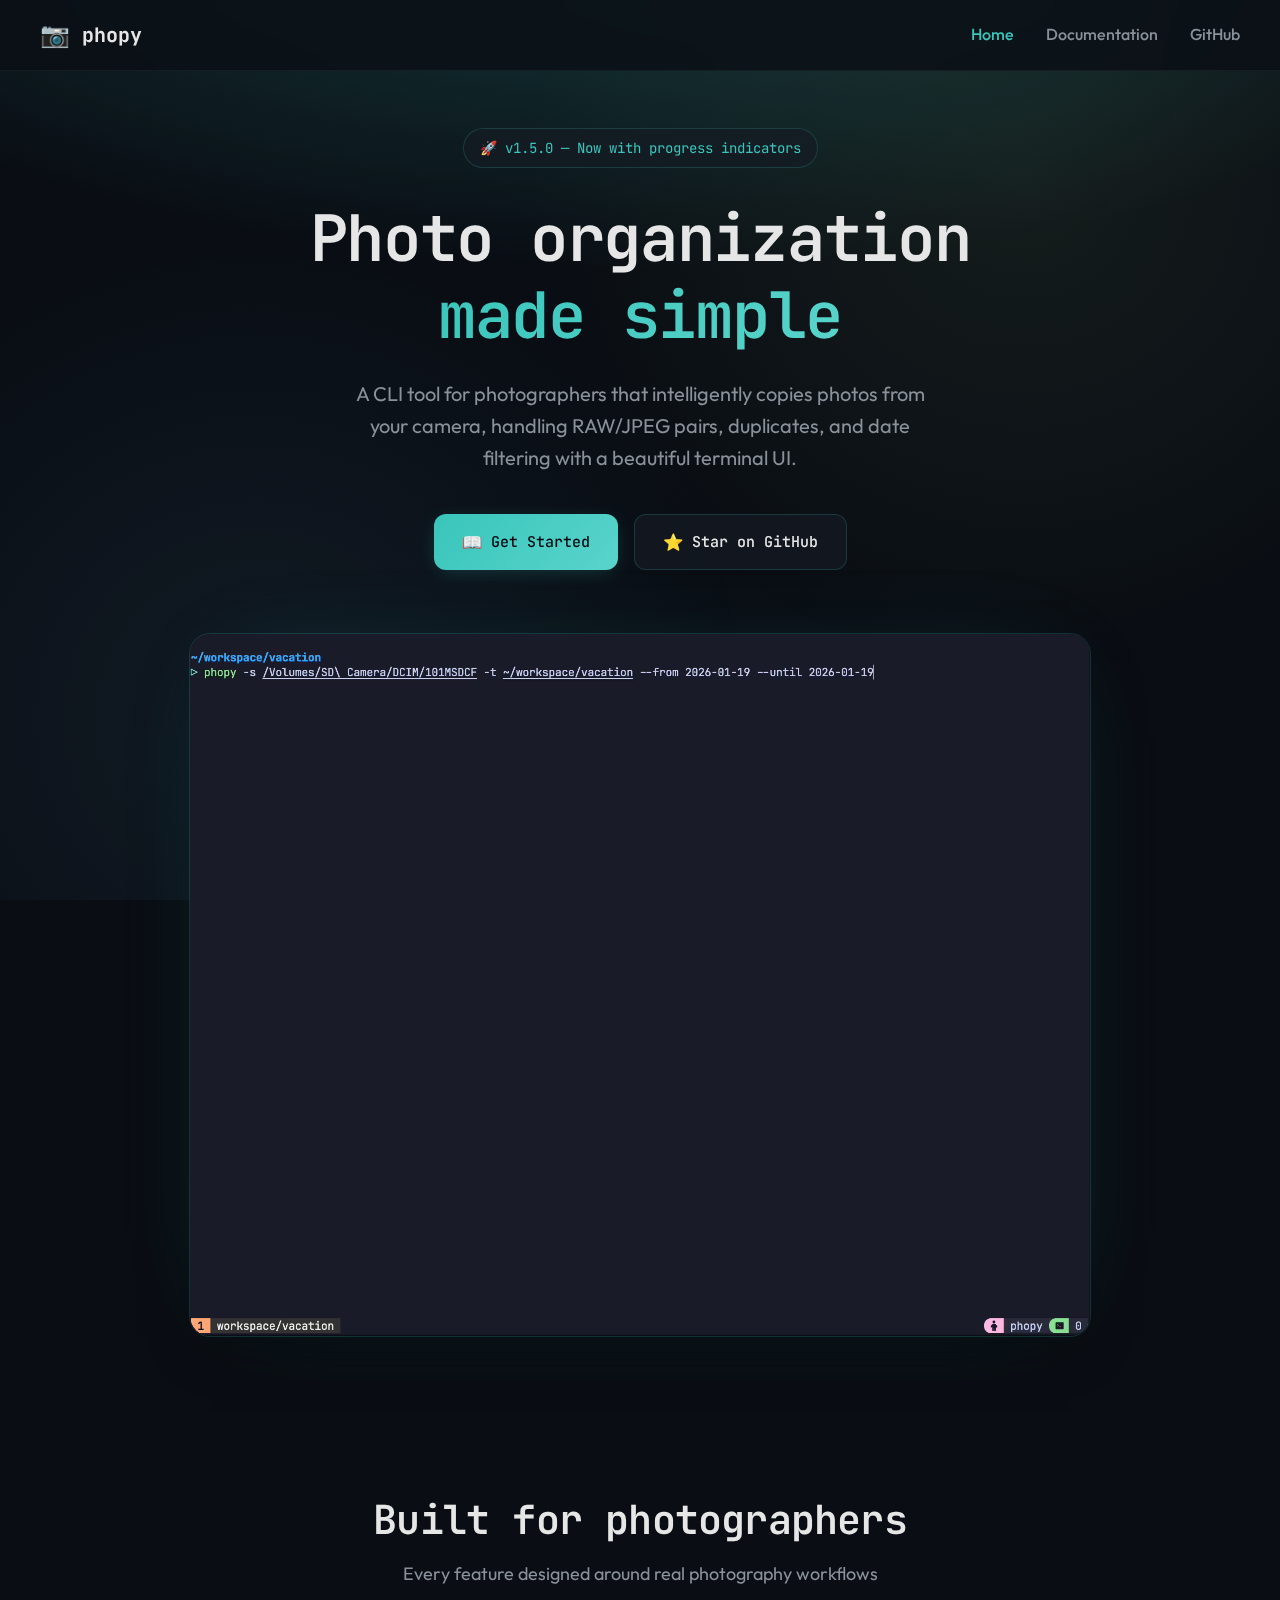
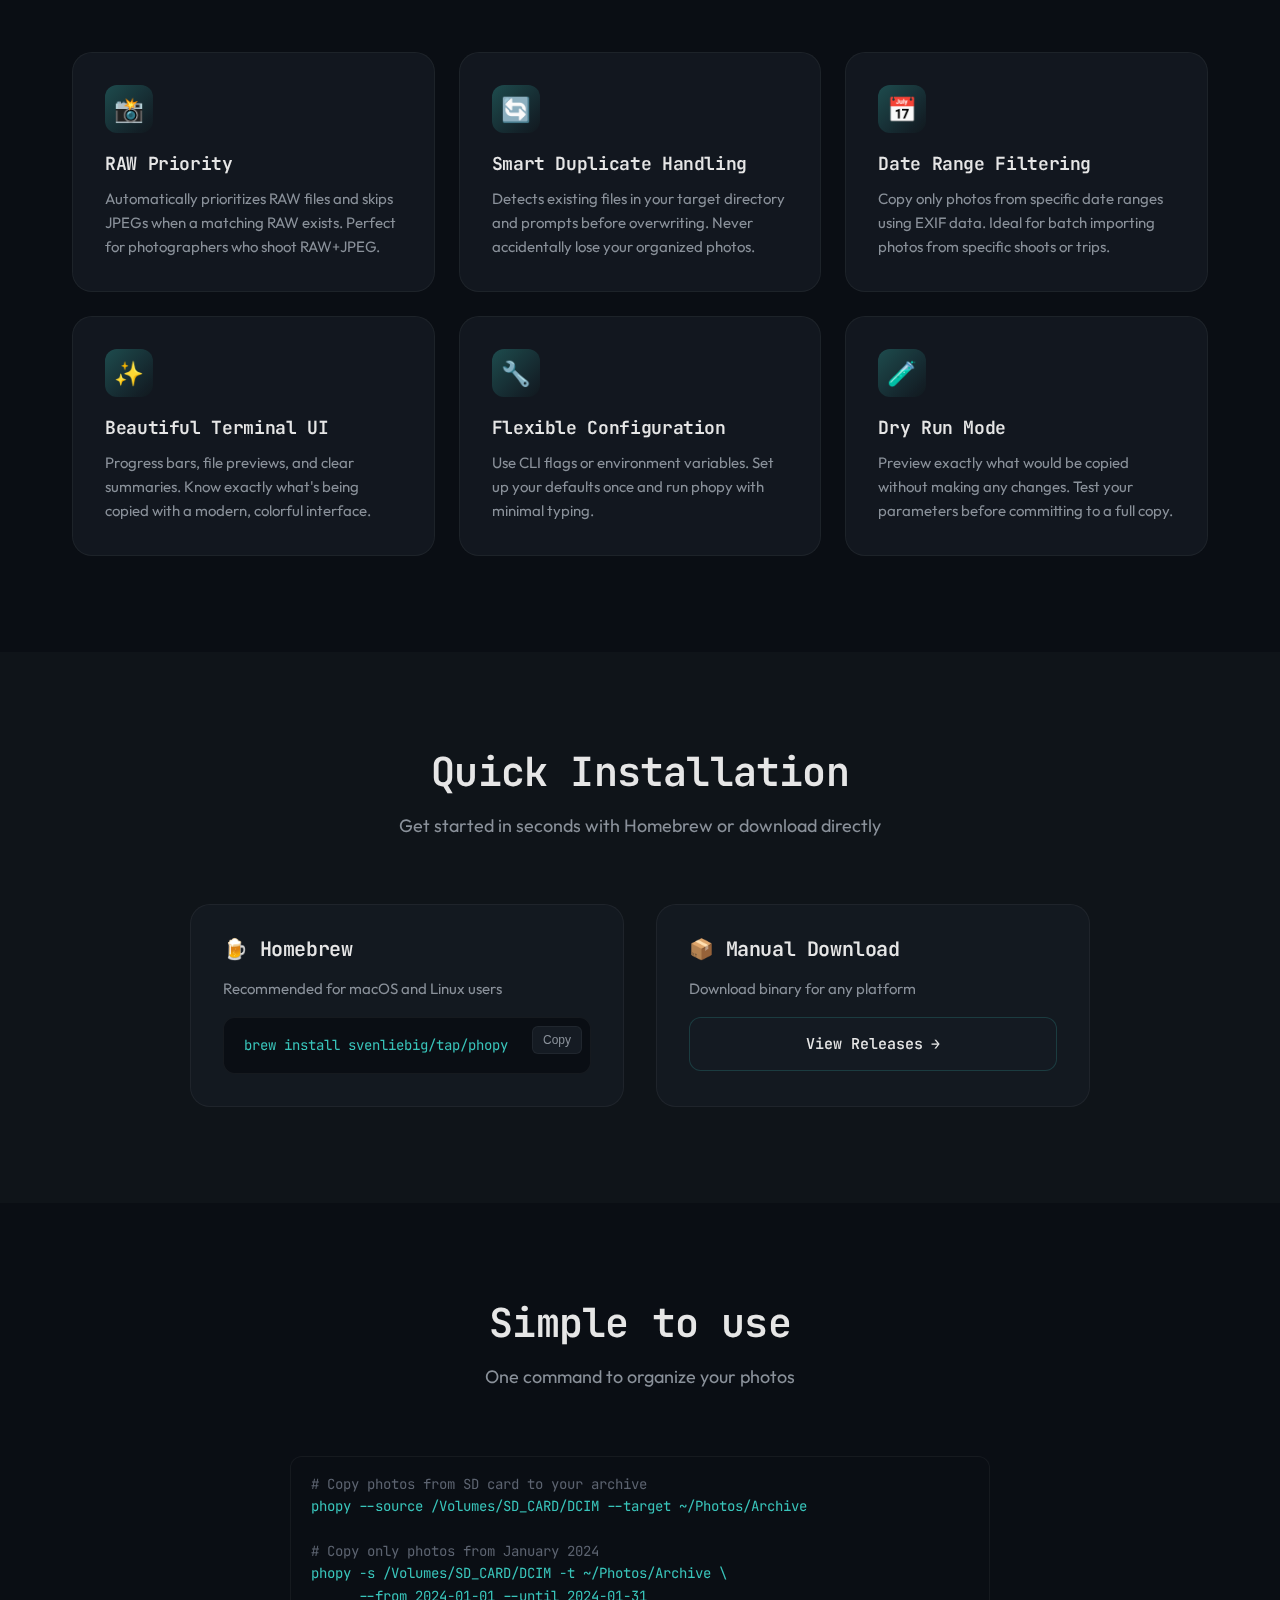
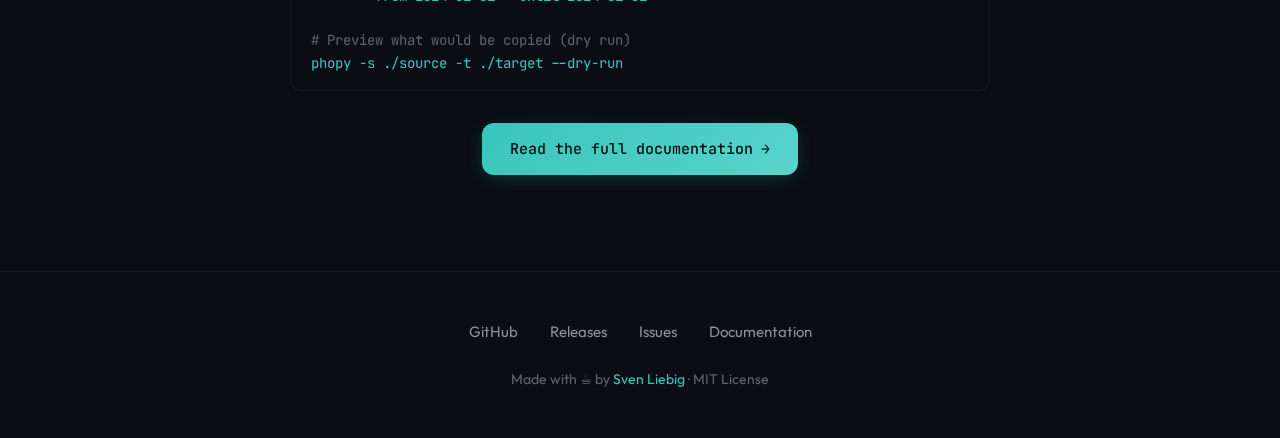
<file: docs/index.html>
<!DOCTYPE html>
<html lang="en">
<head>
  <meta charset="UTF-8">
  <meta name="viewport" content="width=device-width, initial-scale=1.0">
  <title>Phopy - Smart Photo Organization for Photographers</title>
  <meta name="description" content="A CLI tool for photographers that intelligently copies photos from your camera, handling RAW/JPEG pairs, duplicates, and date filtering with a beautiful terminal UI.">
  <link rel="stylesheet" href="styles.css">
  <link rel="icon" href="data:image/svg+xml,<svg xmlns=%22http://www.w3.org/2000/svg%22 viewBox=%220 0 100 100%22><text y=%22.9em%22 font-size=%2290%22>📷</text></svg>">
</head>
<body>
  <!-- Navigation -->
  <nav class="nav">
    <div class="nav-content">
      <a href="index.html" class="nav-logo">
        <span class="nav-logo-icon">📷</span>
        <span>phopy</span>
      </a>
      <ul class="nav-links">
        <li><a href="index.html" class="active">Home</a></li>
        <li><a href="documentation.html">Documentation</a></li>
        <li><a href="https://github.com/svenliebig/phopy" target="_blank">GitHub</a></li>
      </ul>
    </div>
  </nav>

  <!-- Hero Section -->
  <section class="hero">
    <div class="hero-badge">
      <span>🚀</span>
      <span>v1.5.0 — Now with progress indicators</span>
    </div>
    
    <h1 class="hero-title">
      Photo organization<br><span class="highlight">made simple</span>
    </h1>
    
    <p class="hero-description">
      A CLI tool for photographers that intelligently copies photos from your camera, 
      handling RAW/JPEG pairs, duplicates, and date filtering with a beautiful terminal UI.
    </p>
    
    <div class="hero-buttons">
      <a href="documentation.html" class="btn btn-primary">
        <span class="btn-icon">📖</span>
        <span>Get Started</span>
      </a>
      <a href="https://github.com/svenliebig/phopy" target="_blank" class="btn btn-secondary">
        <span class="btn-icon">⭐</span>
        <span>Star on GitHub</span>
      </a>
    </div>
    
    <div class="hero-video">
      <video autoplay loop muted playsinline>
        <source src="assets/phopy-showcase.mp4" type="video/mp4">
        Your browser does not support the video tag.
      </video>
    </div>
  </section>

  <!-- Features Section -->
  <section class="features">
    <div class="container">
      <div class="section-header">
        <h2>Built for photographers</h2>
        <p>Every feature designed around real photography workflows</p>
      </div>
      
      <div class="features-grid">
        <div class="feature-card">
          <div class="feature-icon">📸</div>
          <h3>RAW Priority</h3>
          <p>Automatically prioritizes RAW files and skips JPEGs when a matching RAW exists. Perfect for photographers who shoot RAW+JPEG.</p>
        </div>
        
        <div class="feature-card">
          <div class="feature-icon">🔄</div>
          <h3>Smart Duplicate Handling</h3>
          <p>Detects existing files in your target directory and prompts before overwriting. Never accidentally lose your organized photos.</p>
        </div>
        
        <div class="feature-card">
          <div class="feature-icon">📅</div>
          <h3>Date Range Filtering</h3>
          <p>Copy only photos from specific date ranges using EXIF data. Ideal for batch importing photos from specific shoots or trips.</p>
        </div>
        
        <div class="feature-card">
          <div class="feature-icon">✨</div>
          <h3>Beautiful Terminal UI</h3>
          <p>Progress bars, file previews, and clear summaries. Know exactly what's being copied with a modern, colorful interface.</p>
        </div>
        
        <div class="feature-card">
          <div class="feature-icon">🔧</div>
          <h3>Flexible Configuration</h3>
          <p>Use CLI flags or environment variables. Set up your defaults once and run phopy with minimal typing.</p>
        </div>
        
        <div class="feature-card">
          <div class="feature-icon">🧪</div>
          <h3>Dry Run Mode</h3>
          <p>Preview exactly what would be copied without making any changes. Test your parameters before committing to a full copy.</p>
        </div>
      </div>
    </div>
  </section>

  <!-- Installation Section -->
  <section class="installation">
    <div class="container">
      <div class="section-header">
        <h2>Quick Installation</h2>
        <p>Get started in seconds with Homebrew or download directly</p>
      </div>
      
      <div class="install-methods">
        <div class="install-card">
          <h3><span>🍺</span> Homebrew</h3>
          <p style="color: var(--text-secondary); margin-bottom: 1rem; font-size: 0.9375rem;">Recommended for macOS and Linux users</p>
          <div class="code-block">
            <pre><code>brew install svenliebig/tap/phopy</code></pre>
            <button class="copy-btn" onclick="copyToClipboard(this, 'brew install svenliebig/tap/phopy')">Copy</button>
          </div>
        </div>
        
        <div class="install-card">
          <h3><span>📦</span> Manual Download</h3>
          <p style="color: var(--text-secondary); margin-bottom: 1rem; font-size: 0.9375rem;">Download binary for any platform</p>
          <a href="https://github.com/svenliebig/phopy/releases" target="_blank" class="btn btn-secondary" style="width: 100%; justify-content: center;">
            <span>View Releases</span>
            <span>→</span>
          </a>
        </div>
      </div>
    </div>
  </section>

  <!-- Quick Example Section -->
  <section class="features" style="background: var(--bg-primary);">
    <div class="container">
      <div class="section-header">
        <h2>Simple to use</h2>
        <p>One command to organize your photos</p>
      </div>
      
      <div style="max-width: 700px; margin: 0 auto;">
        <div class="code-block" style="font-size: 1rem;">
          <pre><code><span style="color: var(--text-muted);"># Copy photos from SD card to your archive</span>
phopy --source /Volumes/SD_CARD/DCIM --target ~/Photos/Archive

<span style="color: var(--text-muted);"># Copy only photos from January 2024</span>
phopy -s /Volumes/SD_CARD/DCIM -t ~/Photos/Archive \
      --from 2024-01-01 --until 2024-01-31

<span style="color: var(--text-muted);"># Preview what would be copied (dry run)</span>
phopy -s ./source -t ./target --dry-run</code></pre>
        </div>
        
        <div style="text-align: center; margin-top: 2rem;">
          <a href="documentation.html" class="btn btn-primary">
            <span>Read the full documentation</span>
            <span>→</span>
          </a>
        </div>
      </div>
    </div>
  </section>

  <!-- Footer -->
  <footer class="footer">
    <div class="footer-content">
      <ul class="footer-links">
        <li><a href="https://github.com/svenliebig/phopy" target="_blank">
          <span>GitHub</span>
        </a></li>
        <li><a href="https://github.com/svenliebig/phopy/releases" target="_blank">
          <span>Releases</span>
        </a></li>
        <li><a href="https://github.com/svenliebig/phopy/issues" target="_blank">
          <span>Issues</span>
        </a></li>
        <li><a href="documentation.html">
          <span>Documentation</span>
        </a></li>
      </ul>
      <p class="footer-copy">
        Made with ☕ by <a href="https://github.com/svenliebig" target="_blank">Sven Liebig</a> · MIT License
      </p>
    </div>
  </footer>

  <script>
    function copyToClipboard(button, text) {
      navigator.clipboard.writeText(text).then(() => {
        const originalText = button.textContent;
        button.textContent = 'Copied!';
        button.classList.add('copied');
        setTimeout(() => {
          button.textContent = originalText;
          button.classList.remove('copied');
        }, 2000);
      });
    }
  </script>
</body>
</html>
</file>
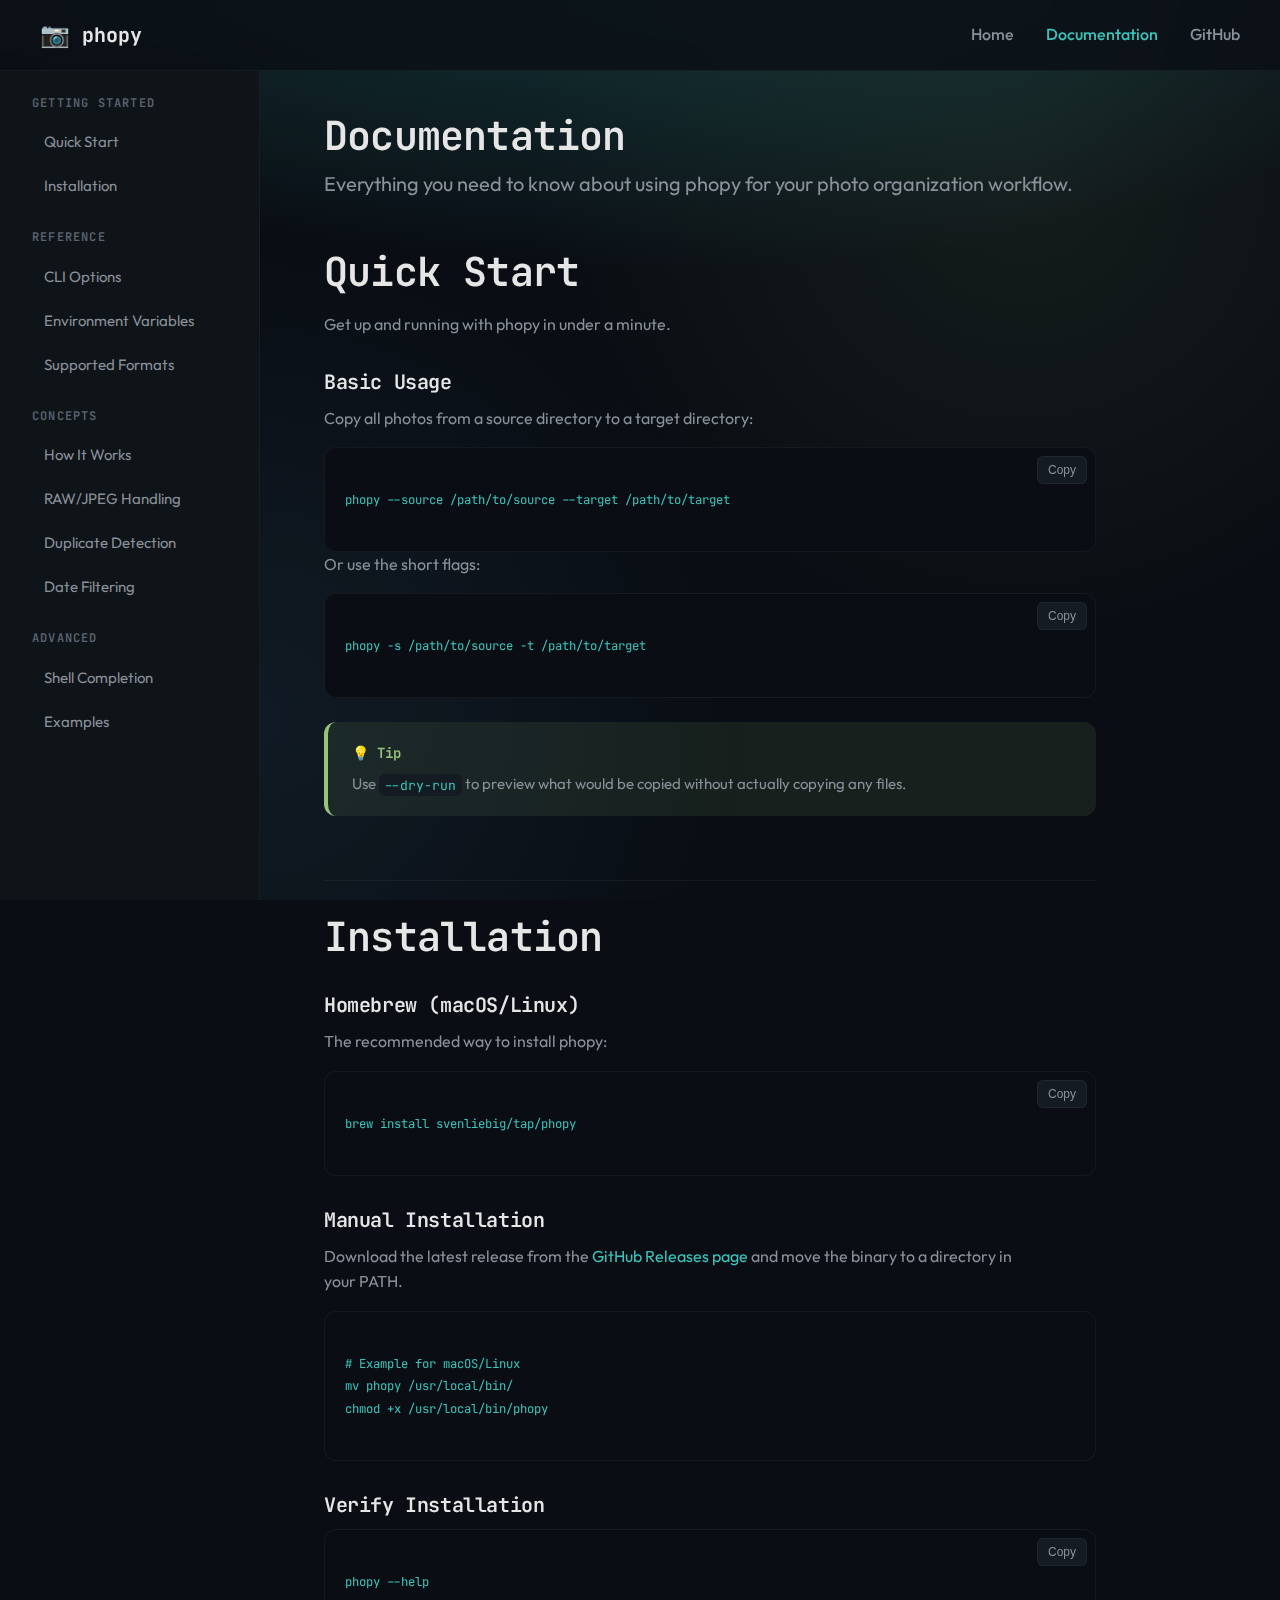
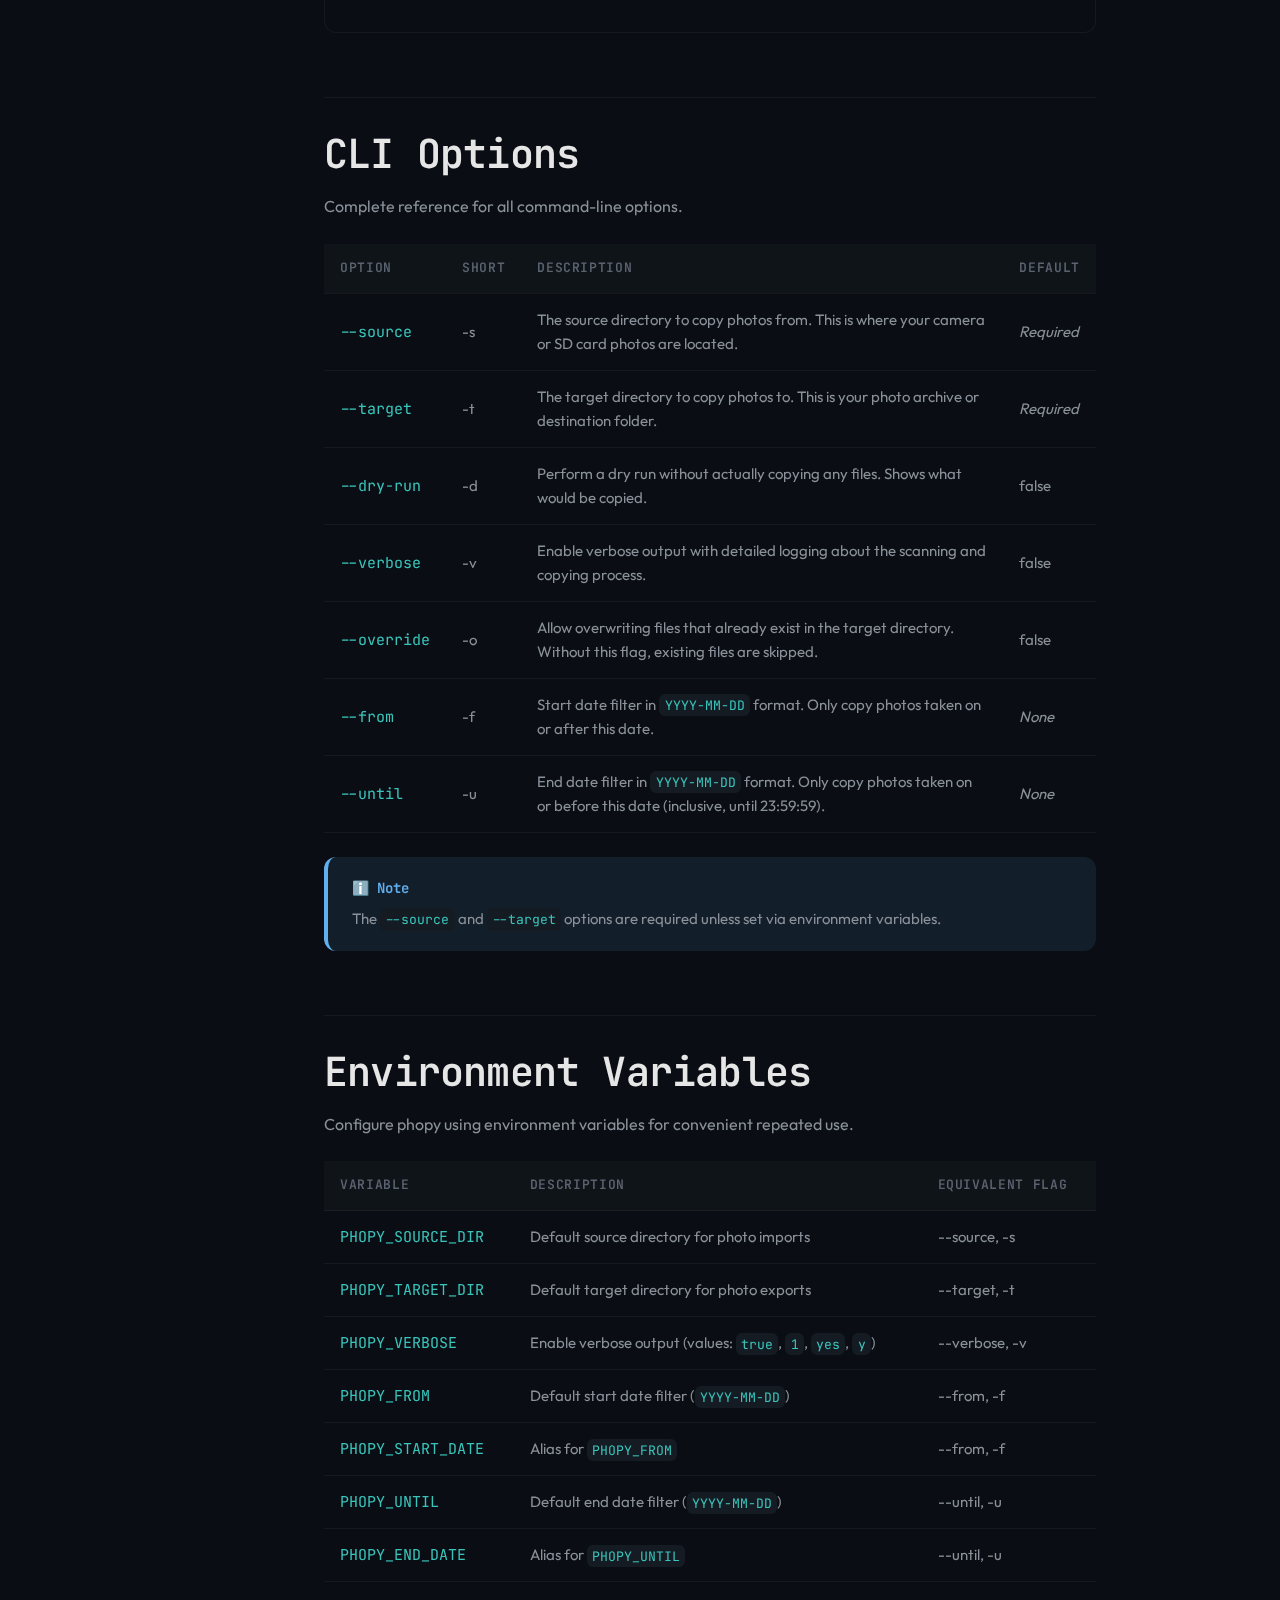
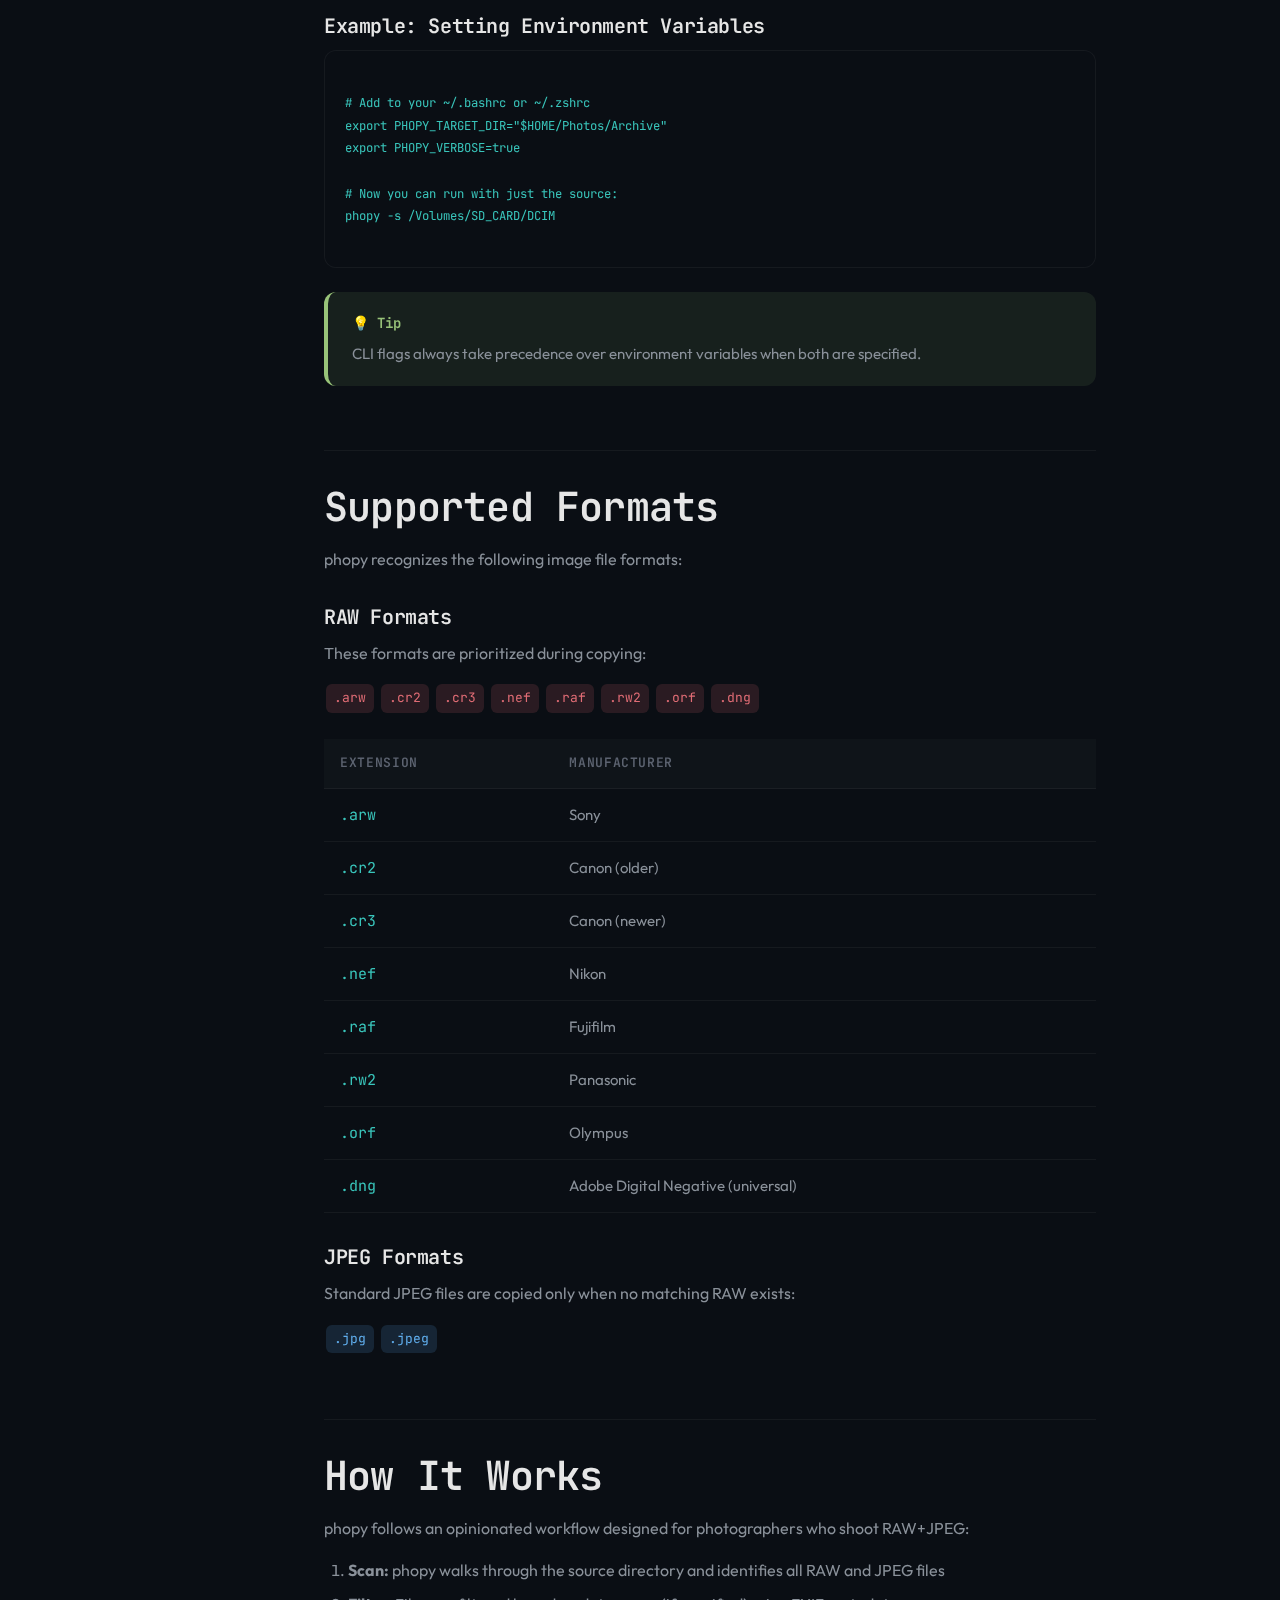
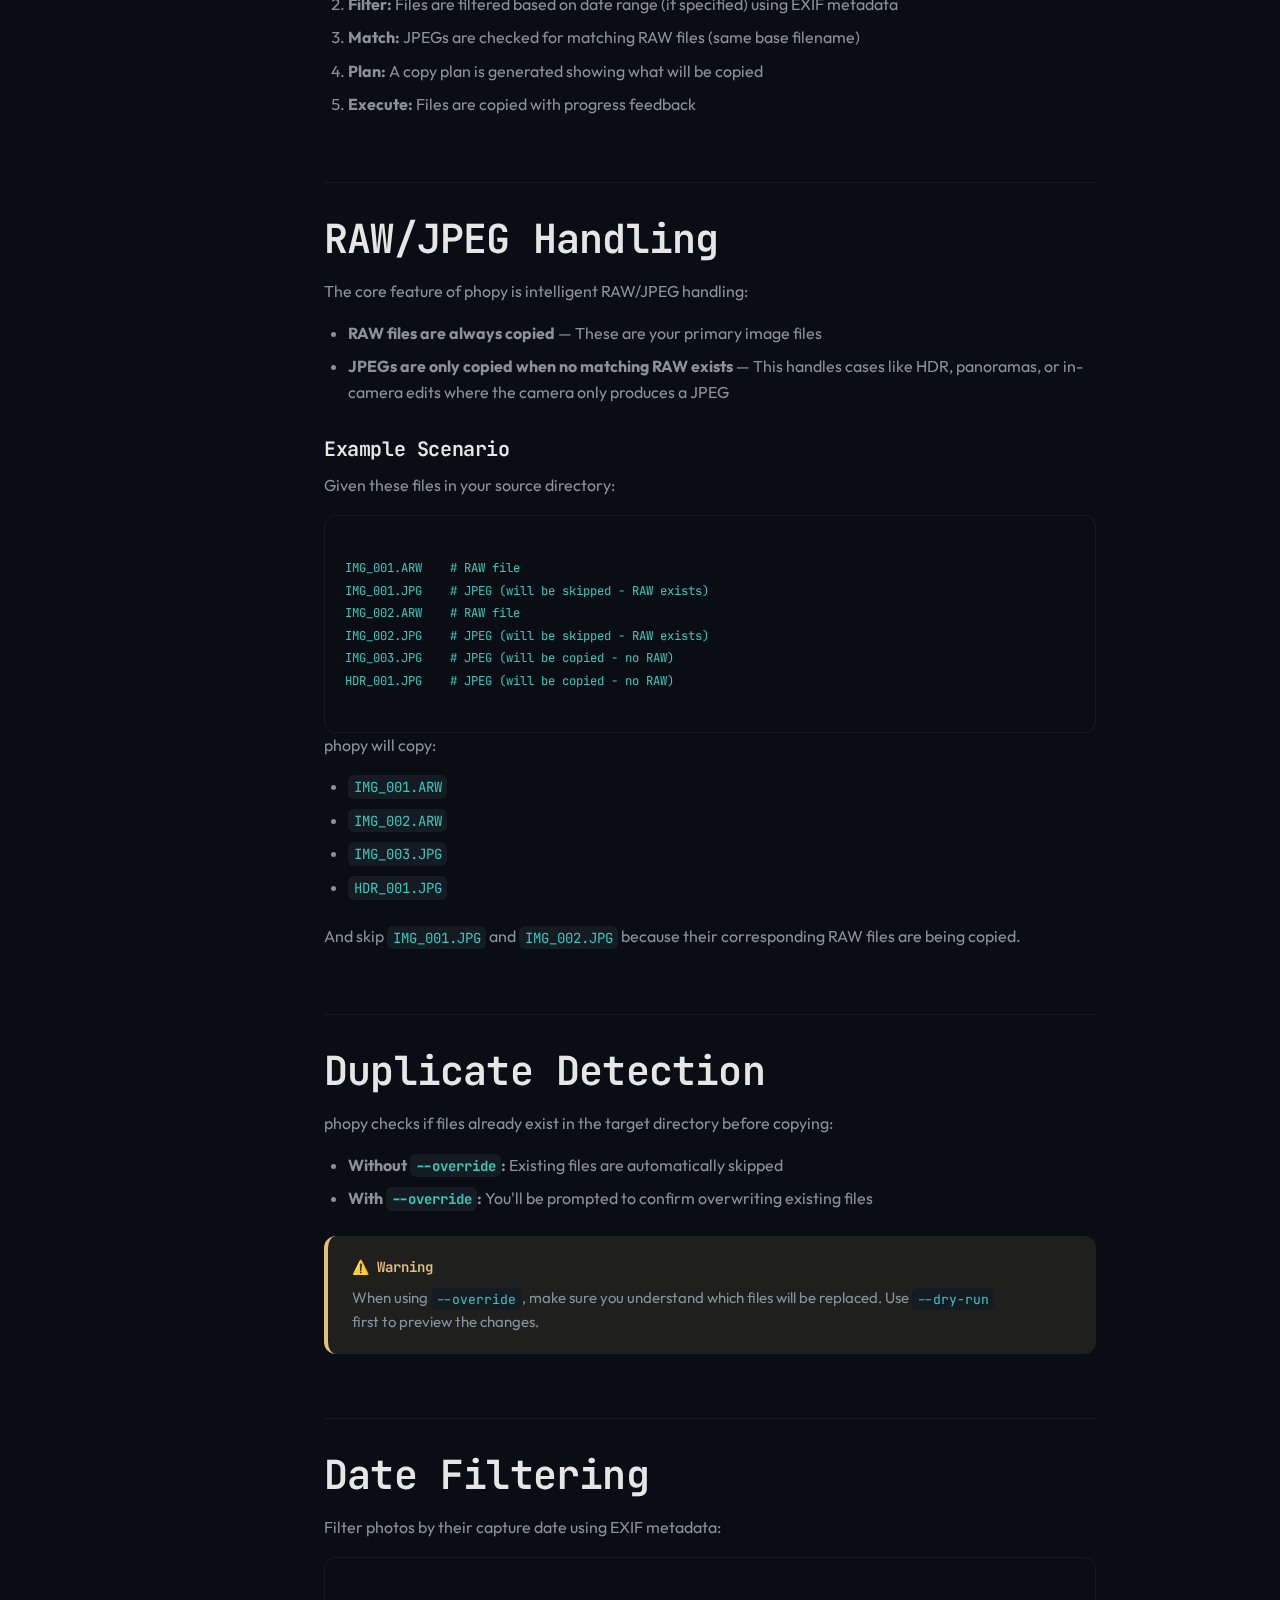
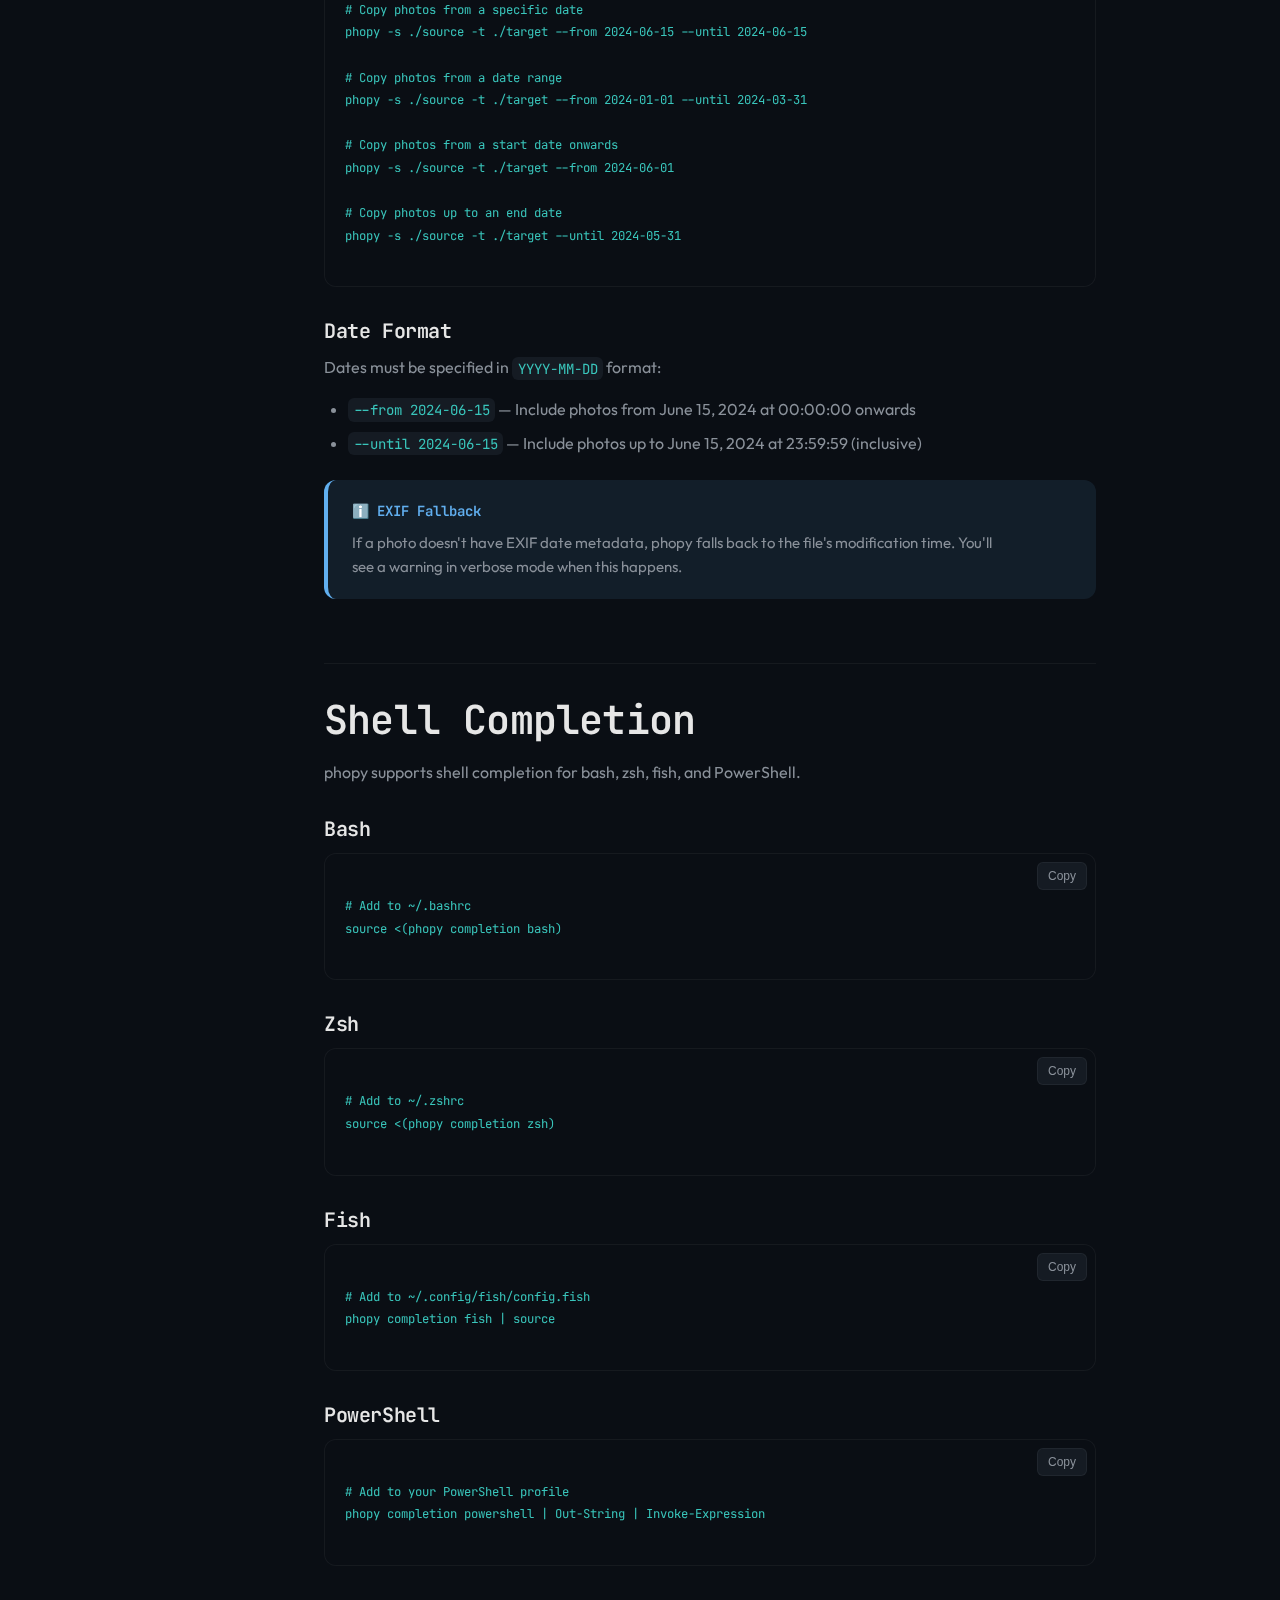
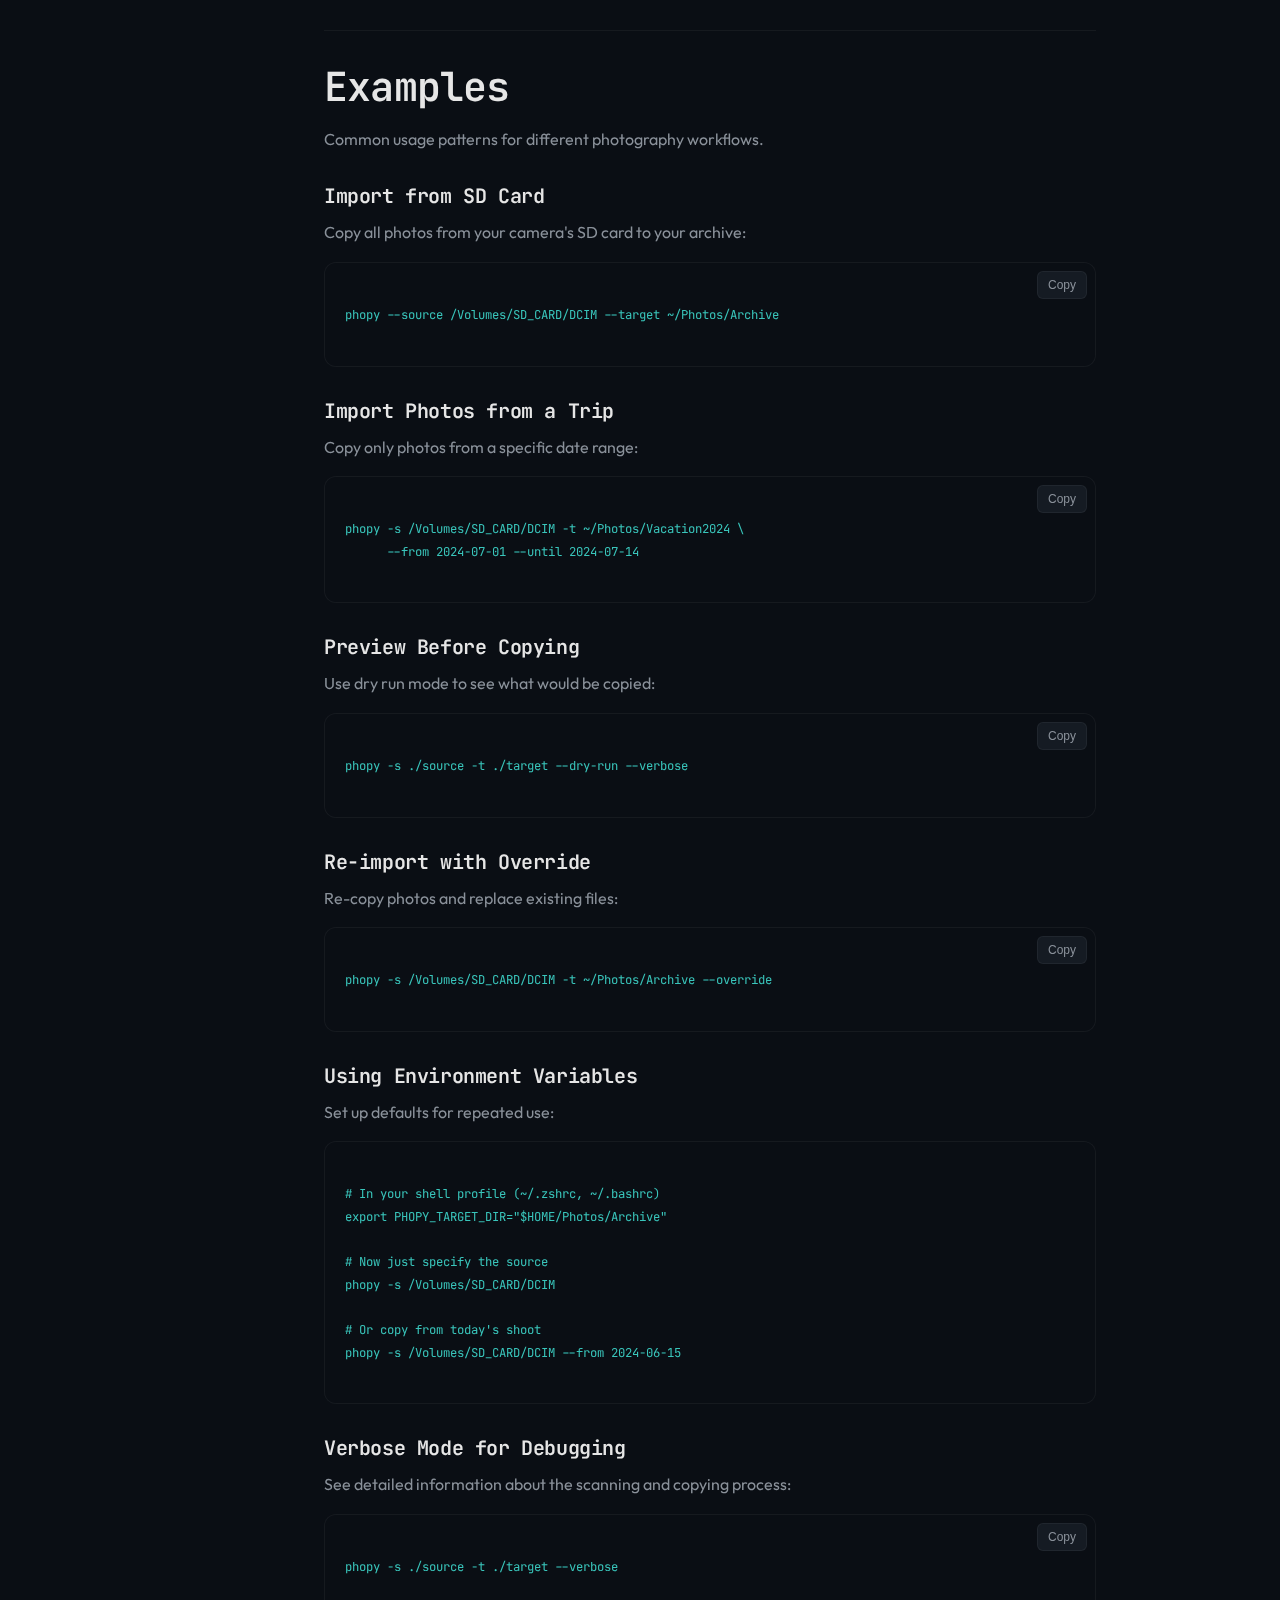
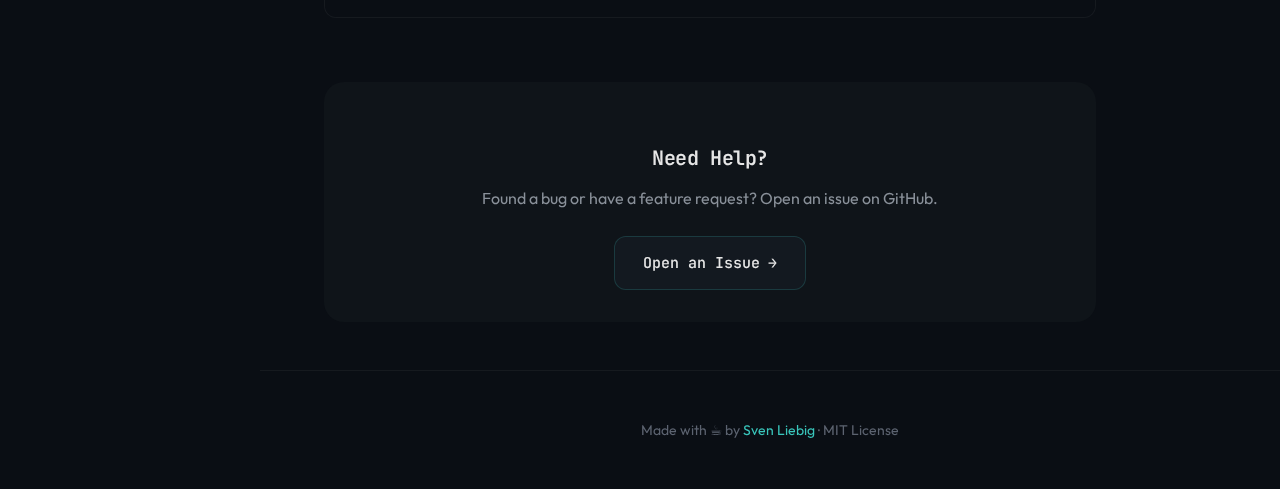
<file: docs/documentation.html>
<!DOCTYPE html>
<html lang="en">
<head>
  <meta charset="UTF-8">
  <meta name="viewport" content="width=device-width, initial-scale=1.0">
  <title>Documentation - Phopy</title>
  <meta name="description" content="Complete documentation for phopy - CLI parameters, environment variables, supported formats, and usage examples.">
  <link rel="stylesheet" href="styles.css">
  <link rel="icon" href="data:image/svg+xml,<svg xmlns=%22http://www.w3.org/2000/svg%22 viewBox=%220 0 100 100%22><text y=%22.9em%22 font-size=%2290%22>📷</text></svg>">
</head>
<body>
  <!-- Navigation -->
  <nav class="nav">
    <div class="nav-content">
      <a href="index.html" class="nav-logo">
        <span class="nav-logo-icon">📷</span>
        <span>phopy</span>
      </a>
      <ul class="nav-links">
        <li><a href="index.html">Home</a></li>
        <li><a href="documentation.html" class="active">Documentation</a></li>
        <li><a href="https://github.com/svenliebig/phopy" target="_blank">GitHub</a></li>
      </ul>
    </div>
  </nav>

  <!-- Documentation Layout -->
  <div class="docs-layout">
    <!-- Sidebar -->
    <aside class="docs-sidebar">
      <h4>Getting Started</h4>
      <ul>
        <li><a href="#quick-start">Quick Start</a></li>
        <li><a href="#installation">Installation</a></li>
      </ul>
      
      <h4>Reference</h4>
      <ul>
        <li><a href="#cli-options">CLI Options</a></li>
        <li><a href="#environment-variables">Environment Variables</a></li>
        <li><a href="#supported-formats">Supported Formats</a></li>
      </ul>
      
      <h4>Concepts</h4>
      <ul>
        <li><a href="#how-it-works">How It Works</a></li>
        <li><a href="#raw-jpeg-handling">RAW/JPEG Handling</a></li>
        <li><a href="#duplicate-detection">Duplicate Detection</a></li>
        <li><a href="#date-filtering">Date Filtering</a></li>
      </ul>
      
      <h4>Advanced</h4>
      <ul>
        <li><a href="#shell-completion">Shell Completion</a></li>
        <li><a href="#examples">Examples</a></li>
      </ul>
    </aside>

    <!-- Main Content -->
    <main class="docs-content">
      <h1>Documentation</h1>
      <p>Everything you need to know about using phopy for your photo organization workflow.</p>

      <!-- Quick Start -->
      <h2 id="quick-start">Quick Start</h2>
      <p>Get up and running with phopy in under a minute.</p>
      
      <h3>Basic Usage</h3>
      <p>Copy all photos from a source directory to a target directory:</p>
      <div class="code-block">
        <pre><code>phopy --source /path/to/source --target /path/to/target</code></pre>
        <button class="copy-btn" onclick="copyToClipboard(this, 'phopy --source /path/to/source --target /path/to/target')">Copy</button>
      </div>
      
      <p>Or use the short flags:</p>
      <div class="code-block">
        <pre><code>phopy -s /path/to/source -t /path/to/target</code></pre>
        <button class="copy-btn" onclick="copyToClipboard(this, 'phopy -s /path/to/source -t /path/to/target')">Copy</button>
      </div>

      <div class="callout callout-tip">
        <div class="callout-title">💡 Tip</div>
        <p>Use <code>--dry-run</code> to preview what would be copied without actually copying any files.</p>
      </div>

      <!-- Installation -->
      <h2 id="installation">Installation</h2>
      
      <h3>Homebrew (macOS/Linux)</h3>
      <p>The recommended way to install phopy:</p>
      <div class="code-block">
        <pre><code>brew install svenliebig/tap/phopy</code></pre>
        <button class="copy-btn" onclick="copyToClipboard(this, 'brew install svenliebig/tap/phopy')">Copy</button>
      </div>

      <h3>Manual Installation</h3>
      <p>Download the latest release from the <a href="https://github.com/svenliebig/phopy/releases" target="_blank">GitHub Releases page</a> and move the binary to a directory in your PATH.</p>
      
      <div class="code-block">
        <pre><code># Example for macOS/Linux
mv phopy /usr/local/bin/
chmod +x /usr/local/bin/phopy</code></pre>
      </div>

      <h3>Verify Installation</h3>
      <div class="code-block">
        <pre><code>phopy --help</code></pre>
        <button class="copy-btn" onclick="copyToClipboard(this, 'phopy --help')">Copy</button>
      </div>

      <!-- CLI Options -->
      <h2 id="cli-options">CLI Options</h2>
      <p>Complete reference for all command-line options.</p>
      
      <table class="reference-table">
        <thead>
          <tr>
            <th>Option</th>
            <th>Short</th>
            <th>Description</th>
            <th>Default</th>
          </tr>
        </thead>
        <tbody>
          <tr>
            <td>--source</td>
            <td>-s</td>
            <td>The source directory to copy photos from. This is where your camera or SD card photos are located.</td>
            <td><em>Required</em></td>
          </tr>
          <tr>
            <td>--target</td>
            <td>-t</td>
            <td>The target directory to copy photos to. This is your photo archive or destination folder.</td>
            <td><em>Required</em></td>
          </tr>
          <tr>
            <td>--dry-run</td>
            <td>-d</td>
            <td>Perform a dry run without actually copying any files. Shows what would be copied.</td>
            <td>false</td>
          </tr>
          <tr>
            <td>--verbose</td>
            <td>-v</td>
            <td>Enable verbose output with detailed logging about the scanning and copying process.</td>
            <td>false</td>
          </tr>
          <tr>
            <td>--override</td>
            <td>-o</td>
            <td>Allow overwriting files that already exist in the target directory. Without this flag, existing files are skipped.</td>
            <td>false</td>
          </tr>
          <tr>
            <td>--from</td>
            <td>-f</td>
            <td>Start date filter in <code>YYYY-MM-DD</code> format. Only copy photos taken on or after this date.</td>
            <td><em>None</em></td>
          </tr>
          <tr>
            <td>--until</td>
            <td>-u</td>
            <td>End date filter in <code>YYYY-MM-DD</code> format. Only copy photos taken on or before this date (inclusive, until 23:59:59).</td>
            <td><em>None</em></td>
          </tr>
        </tbody>
      </table>

      <div class="callout callout-info">
        <div class="callout-title">ℹ️ Note</div>
        <p>The <code>--source</code> and <code>--target</code> options are required unless set via environment variables.</p>
      </div>

      <!-- Environment Variables -->
      <h2 id="environment-variables">Environment Variables</h2>
      <p>Configure phopy using environment variables for convenient repeated use.</p>
      
      <table class="reference-table">
        <thead>
          <tr>
            <th>Variable</th>
            <th>Description</th>
            <th>Equivalent Flag</th>
          </tr>
        </thead>
        <tbody>
          <tr>
            <td>PHOPY_SOURCE_DIR</td>
            <td>Default source directory for photo imports</td>
            <td>--source, -s</td>
          </tr>
          <tr>
            <td>PHOPY_TARGET_DIR</td>
            <td>Default target directory for photo exports</td>
            <td>--target, -t</td>
          </tr>
          <tr>
            <td>PHOPY_VERBOSE</td>
            <td>Enable verbose output (values: <code>true</code>, <code>1</code>, <code>yes</code>, <code>y</code>)</td>
            <td>--verbose, -v</td>
          </tr>
          <tr>
            <td>PHOPY_FROM</td>
            <td>Default start date filter (<code>YYYY-MM-DD</code>)</td>
            <td>--from, -f</td>
          </tr>
          <tr>
            <td>PHOPY_START_DATE</td>
            <td>Alias for <code>PHOPY_FROM</code></td>
            <td>--from, -f</td>
          </tr>
          <tr>
            <td>PHOPY_UNTIL</td>
            <td>Default end date filter (<code>YYYY-MM-DD</code>)</td>
            <td>--until, -u</td>
          </tr>
          <tr>
            <td>PHOPY_END_DATE</td>
            <td>Alias for <code>PHOPY_UNTIL</code></td>
            <td>--until, -u</td>
          </tr>
        </tbody>
      </table>

      <h3>Example: Setting Environment Variables</h3>
      <div class="code-block">
        <pre><code># Add to your ~/.bashrc or ~/.zshrc
export PHOPY_TARGET_DIR="$HOME/Photos/Archive"
export PHOPY_VERBOSE=true

# Now you can run with just the source:
phopy -s /Volumes/SD_CARD/DCIM</code></pre>
      </div>

      <div class="callout callout-tip">
        <div class="callout-title">💡 Tip</div>
        <p>CLI flags always take precedence over environment variables when both are specified.</p>
      </div>

      <!-- Supported Formats -->
      <h2 id="supported-formats">Supported Formats</h2>
      <p>phopy recognizes the following image file formats:</p>
      
      <h3>RAW Formats</h3>
      <p>These formats are prioritized during copying:</p>
      <div style="margin: 1rem 0;">
        <span class="format-tag raw">.arw</span>
        <span class="format-tag raw">.cr2</span>
        <span class="format-tag raw">.cr3</span>
        <span class="format-tag raw">.nef</span>
        <span class="format-tag raw">.raf</span>
        <span class="format-tag raw">.rw2</span>
        <span class="format-tag raw">.orf</span>
        <span class="format-tag raw">.dng</span>
      </div>
      
      <table class="reference-table">
        <thead>
          <tr>
            <th>Extension</th>
            <th>Manufacturer</th>
          </tr>
        </thead>
        <tbody>
          <tr><td>.arw</td><td>Sony</td></tr>
          <tr><td>.cr2</td><td>Canon (older)</td></tr>
          <tr><td>.cr3</td><td>Canon (newer)</td></tr>
          <tr><td>.nef</td><td>Nikon</td></tr>
          <tr><td>.raf</td><td>Fujifilm</td></tr>
          <tr><td>.rw2</td><td>Panasonic</td></tr>
          <tr><td>.orf</td><td>Olympus</td></tr>
          <tr><td>.dng</td><td>Adobe Digital Negative (universal)</td></tr>
        </tbody>
      </table>

      <h3>JPEG Formats</h3>
      <p>Standard JPEG files are copied only when no matching RAW exists:</p>
      <div style="margin: 1rem 0;">
        <span class="format-tag jpeg">.jpg</span>
        <span class="format-tag jpeg">.jpeg</span>
      </div>

      <!-- How It Works -->
      <h2 id="how-it-works">How It Works</h2>
      <p>phopy follows an opinionated workflow designed for photographers who shoot RAW+JPEG:</p>
      
      <ol>
        <li><strong>Scan:</strong> phopy walks through the source directory and identifies all RAW and JPEG files</li>
        <li><strong>Filter:</strong> Files are filtered based on date range (if specified) using EXIF metadata</li>
        <li><strong>Match:</strong> JPEGs are checked for matching RAW files (same base filename)</li>
        <li><strong>Plan:</strong> A copy plan is generated showing what will be copied</li>
        <li><strong>Execute:</strong> Files are copied with progress feedback</li>
      </ol>

      <!-- RAW/JPEG Handling -->
      <h2 id="raw-jpeg-handling">RAW/JPEG Handling</h2>
      <p>The core feature of phopy is intelligent RAW/JPEG handling:</p>
      
      <ul>
        <li><strong>RAW files are always copied</strong> — These are your primary image files</li>
        <li><strong>JPEGs are only copied when no matching RAW exists</strong> — This handles cases like HDR, panoramas, or in-camera edits where the camera only produces a JPEG</li>
      </ul>

      <h3>Example Scenario</h3>
      <p>Given these files in your source directory:</p>
      <div class="code-block">
        <pre><code>IMG_001.ARW    # RAW file
IMG_001.JPG    # JPEG (will be skipped - RAW exists)
IMG_002.ARW    # RAW file
IMG_002.JPG    # JPEG (will be skipped - RAW exists)  
IMG_003.JPG    # JPEG (will be copied - no RAW)
HDR_001.JPG    # JPEG (will be copied - no RAW)</code></pre>
      </div>
      
      <p>phopy will copy:</p>
      <ul>
        <li><code>IMG_001.ARW</code></li>
        <li><code>IMG_002.ARW</code></li>
        <li><code>IMG_003.JPG</code></li>
        <li><code>HDR_001.JPG</code></li>
      </ul>
      
      <p>And skip <code>IMG_001.JPG</code> and <code>IMG_002.JPG</code> because their corresponding RAW files are being copied.</p>

      <!-- Duplicate Detection -->
      <h2 id="duplicate-detection">Duplicate Detection</h2>
      <p>phopy checks if files already exist in the target directory before copying:</p>
      
      <ul>
        <li><strong>Without <code>--override</code>:</strong> Existing files are automatically skipped</li>
        <li><strong>With <code>--override</code>:</strong> You'll be prompted to confirm overwriting existing files</li>
      </ul>

      <div class="callout callout-warning">
        <div class="callout-title">⚠️ Warning</div>
        <p>When using <code>--override</code>, make sure you understand which files will be replaced. Use <code>--dry-run</code> first to preview the changes.</p>
      </div>

      <!-- Date Filtering -->
      <h2 id="date-filtering">Date Filtering</h2>
      <p>Filter photos by their capture date using EXIF metadata:</p>
      
      <div class="code-block">
        <pre><code># Copy photos from a specific date
phopy -s ./source -t ./target --from 2024-06-15 --until 2024-06-15

# Copy photos from a date range
phopy -s ./source -t ./target --from 2024-01-01 --until 2024-03-31

# Copy photos from a start date onwards
phopy -s ./source -t ./target --from 2024-06-01

# Copy photos up to an end date
phopy -s ./source -t ./target --until 2024-05-31</code></pre>
      </div>

      <h3>Date Format</h3>
      <p>Dates must be specified in <code>YYYY-MM-DD</code> format:</p>
      <ul>
        <li><code>--from 2024-06-15</code> — Include photos from June 15, 2024 at 00:00:00 onwards</li>
        <li><code>--until 2024-06-15</code> — Include photos up to June 15, 2024 at 23:59:59 (inclusive)</li>
      </ul>

      <div class="callout callout-info">
        <div class="callout-title">ℹ️ EXIF Fallback</div>
        <p>If a photo doesn't have EXIF date metadata, phopy falls back to the file's modification time. You'll see a warning in verbose mode when this happens.</p>
      </div>

      <!-- Shell Completion -->
      <h2 id="shell-completion">Shell Completion</h2>
      <p>phopy supports shell completion for bash, zsh, fish, and PowerShell.</p>
      
      <h3>Bash</h3>
      <div class="code-block">
        <pre><code># Add to ~/.bashrc
source <(phopy completion bash)</code></pre>
        <button class="copy-btn" onclick="copyToClipboard(this, 'source <(phopy completion bash)')">Copy</button>
      </div>

      <h3>Zsh</h3>
      <div class="code-block">
        <pre><code># Add to ~/.zshrc
source <(phopy completion zsh)</code></pre>
        <button class="copy-btn" onclick="copyToClipboard(this, 'source <(phopy completion zsh)')">Copy</button>
      </div>

      <h3>Fish</h3>
      <div class="code-block">
        <pre><code># Add to ~/.config/fish/config.fish
phopy completion fish | source</code></pre>
        <button class="copy-btn" onclick="copyToClipboard(this, 'phopy completion fish | source')">Copy</button>
      </div>

      <h3>PowerShell</h3>
      <div class="code-block">
        <pre><code># Add to your PowerShell profile
phopy completion powershell | Out-String | Invoke-Expression</code></pre>
        <button class="copy-btn" onclick="copyToClipboard(this, 'phopy completion powershell | Out-String | Invoke-Expression')">Copy</button>
      </div>

      <!-- Examples -->
      <h2 id="examples">Examples</h2>
      <p>Common usage patterns for different photography workflows.</p>
      
      <h3>Import from SD Card</h3>
      <p>Copy all photos from your camera's SD card to your archive:</p>
      <div class="code-block">
        <pre><code>phopy --source /Volumes/SD_CARD/DCIM --target ~/Photos/Archive</code></pre>
        <button class="copy-btn" onclick="copyToClipboard(this, 'phopy --source /Volumes/SD_CARD/DCIM --target ~/Photos/Archive')">Copy</button>
      </div>

      <h3>Import Photos from a Trip</h3>
      <p>Copy only photos from a specific date range:</p>
      <div class="code-block">
        <pre><code>phopy -s /Volumes/SD_CARD/DCIM -t ~/Photos/Vacation2024 \
      --from 2024-07-01 --until 2024-07-14</code></pre>
        <button class="copy-btn" onclick="copyToClipboard(this, 'phopy -s /Volumes/SD_CARD/DCIM -t ~/Photos/Vacation2024 --from 2024-07-01 --until 2024-07-14')">Copy</button>
      </div>

      <h3>Preview Before Copying</h3>
      <p>Use dry run mode to see what would be copied:</p>
      <div class="code-block">
        <pre><code>phopy -s ./source -t ./target --dry-run --verbose</code></pre>
        <button class="copy-btn" onclick="copyToClipboard(this, 'phopy -s ./source -t ./target --dry-run --verbose')">Copy</button>
      </div>

      <h3>Re-import with Override</h3>
      <p>Re-copy photos and replace existing files:</p>
      <div class="code-block">
        <pre><code>phopy -s /Volumes/SD_CARD/DCIM -t ~/Photos/Archive --override</code></pre>
        <button class="copy-btn" onclick="copyToClipboard(this, 'phopy -s /Volumes/SD_CARD/DCIM -t ~/Photos/Archive --override')">Copy</button>
      </div>

      <h3>Using Environment Variables</h3>
      <p>Set up defaults for repeated use:</p>
      <div class="code-block">
        <pre><code># In your shell profile (~/.zshrc, ~/.bashrc)
export PHOPY_TARGET_DIR="$HOME/Photos/Archive"

# Now just specify the source
phopy -s /Volumes/SD_CARD/DCIM

# Or copy from today's shoot
phopy -s /Volumes/SD_CARD/DCIM --from 2024-06-15</code></pre>
      </div>

      <h3>Verbose Mode for Debugging</h3>
      <p>See detailed information about the scanning and copying process:</p>
      <div class="code-block">
        <pre><code>phopy -s ./source -t ./target --verbose</code></pre>
        <button class="copy-btn" onclick="copyToClipboard(this, 'phopy -s ./source -t ./target --verbose')">Copy</button>
      </div>

      <div style="margin-top: 4rem; padding: 2rem; background: var(--bg-secondary); border-radius: var(--radius-lg); text-align: center;">
        <h3 style="margin-bottom: 1rem;">Need Help?</h3>
        <p style="margin-bottom: 1.5rem; max-width: none;">Found a bug or have a feature request? Open an issue on GitHub.</p>
        <a href="https://github.com/svenliebig/phopy/issues" target="_blank" class="btn btn-secondary">
          <span>Open an Issue</span>
          <span>→</span>
        </a>
      </div>
    </main>
  </div>

  <!-- Footer -->
  <footer class="footer" style="margin-left: 260px;">
    <div class="footer-content">
      <p class="footer-copy">
        Made with ☕ by <a href="https://github.com/svenliebig" target="_blank">Sven Liebig</a> · MIT License
      </p>
    </div>
  </footer>

  <script>
    function copyToClipboard(button, text) {
      navigator.clipboard.writeText(text).then(() => {
        const originalText = button.textContent;
        button.textContent = 'Copied!';
        button.classList.add('copied');
        setTimeout(() => {
          button.textContent = originalText;
          button.classList.remove('copied');
        }, 2000);
      });
    }

    // Highlight active section in sidebar
    const observer = new IntersectionObserver((entries) => {
      entries.forEach(entry => {
        if (entry.isIntersecting) {
          document.querySelectorAll('.docs-sidebar a').forEach(a => a.classList.remove('active'));
          const link = document.querySelector(`.docs-sidebar a[href="#${entry.target.id}"]`);
          if (link) link.classList.add('active');
        }
      });
    }, { rootMargin: '-20% 0px -80% 0px' });

    document.querySelectorAll('h2[id], h3[id]').forEach(section => {
      observer.observe(section);
    });
  </script>
</body>
</html>
</file>
<file: docs/styles.css>
/* ============================================
   PHOPY - Website Styles
   Dark terminal-inspired theme
   ============================================ */

/* Fonts */
@import url('https://fonts.googleapis.com/css2?family=JetBrains+Mono:wght@400;500;600;700&family=Outfit:wght@300;400;500;600;700&display=swap');

/* CSS Variables */
:root {
  /* Colors */
  --bg-primary: #0a0e14;
  --bg-secondary: #0f1419;
  --bg-tertiary: #151b23;
  --bg-card: rgba(21, 27, 35, 0.7);
  --bg-card-hover: rgba(31, 41, 55, 0.8);
  
  --text-primary: #e6e6e6;
  --text-secondary: #8a919a;
  --text-muted: #5c6370;
  
  --accent-primary: #39c5bb;
  --accent-secondary: #59d4cb;
  --accent-glow: rgba(57, 197, 187, 0.3);
  
  --success: #98c379;
  --warning: #e5c07b;
  --error: #e06c75;
  --info: #61afef;
  
  --border-color: rgba(57, 197, 187, 0.2);
  --border-subtle: rgba(255, 255, 255, 0.05);
  
  /* Typography */
  --font-mono: 'JetBrains Mono', 'Fira Code', monospace;
  --font-sans: 'Outfit', system-ui, -apple-system, sans-serif;
  
  /* Spacing */
  --section-padding: 6rem 2rem;
  --container-max: 1200px;
  
  /* Transitions */
  --transition-fast: 0.15s ease;
  --transition-normal: 0.3s ease;
  --transition-slow: 0.5s ease;
  
  /* Border Radius */
  --radius-sm: 6px;
  --radius-md: 12px;
  --radius-lg: 20px;
}

/* Reset & Base */
*, *::before, *::after {
  box-sizing: border-box;
  margin: 0;
  padding: 0;
}

html {
  scroll-behavior: smooth;
  font-size: 16px;
}

body {
  font-family: var(--font-sans);
  background: var(--bg-primary);
  color: var(--text-primary);
  line-height: 1.6;
  min-height: 100vh;
  overflow-x: hidden;
}

/* Background Pattern */
body::before {
  content: '';
  position: fixed;
  top: 0;
  left: 0;
  right: 0;
  bottom: 0;
  background: 
    radial-gradient(ellipse 80% 50% at 50% -20%, var(--accent-glow), transparent),
    radial-gradient(circle at 20% 80%, rgba(97, 175, 239, 0.08), transparent 40%),
    radial-gradient(circle at 80% 20%, rgba(152, 195, 121, 0.08), transparent 40%);
  pointer-events: none;
  z-index: -1;
}

/* Typography */
h1, h2, h3, h4, h5, h6 {
  font-family: var(--font-mono);
  font-weight: 600;
  line-height: 1.2;
  letter-spacing: -0.02em;
}

h1 {
  font-size: clamp(2.5rem, 6vw, 4rem);
}

h2 {
  font-size: clamp(1.75rem, 4vw, 2.5rem);
  margin-bottom: 1rem;
}

h3 {
  font-size: 1.25rem;
  margin-bottom: 0.75rem;
}

p {
  color: var(--text-secondary);
  max-width: 65ch;
}

a {
  color: var(--accent-primary);
  text-decoration: none;
  transition: color var(--transition-fast);
}

a:hover {
  color: var(--accent-secondary);
}

code, pre {
  font-family: var(--font-mono);
}

/* Container */
.container {
  max-width: var(--container-max);
  margin: 0 auto;
  padding: 0 2rem;
}

/* ============================================
   NAVIGATION
   ============================================ */

.nav {
  position: fixed;
  top: 0;
  left: 0;
  right: 0;
  z-index: 1000;
  padding: 1rem 2rem;
  background: rgba(10, 14, 20, 0.8);
  backdrop-filter: blur(20px);
  border-bottom: 1px solid var(--border-subtle);
}

.nav-content {
  max-width: var(--container-max);
  margin: 0 auto;
  display: flex;
  justify-content: space-between;
  align-items: center;
}

.nav-logo {
  display: flex;
  align-items: center;
  gap: 0.75rem;
  font-family: var(--font-mono);
  font-weight: 700;
  font-size: 1.25rem;
  color: var(--text-primary);
}

.nav-logo-icon {
  font-size: 1.5rem;
}

.nav-links {
  display: flex;
  gap: 2rem;
  list-style: none;
}

.nav-links a {
  color: var(--text-secondary);
  font-weight: 500;
  transition: color var(--transition-fast);
}

.nav-links a:hover {
  color: var(--accent-primary);
}

.nav-links a.active {
  color: var(--accent-primary);
}

/* ============================================
   HERO SECTION
   ============================================ */

.hero {
  min-height: 100vh;
  display: flex;
  flex-direction: column;
  justify-content: center;
  align-items: center;
  text-align: center;
  padding: 8rem 2rem 4rem;
}

.hero-badge {
  display: inline-flex;
  align-items: center;
  gap: 0.5rem;
  padding: 0.5rem 1rem;
  background: var(--bg-card);
  border: 1px solid var(--border-color);
  border-radius: 100px;
  font-family: var(--font-mono);
  font-size: 0.875rem;
  color: var(--accent-primary);
  margin-bottom: 2rem;
  animation: fadeInDown 0.6s ease;
}

.hero-title {
  margin-bottom: 1.5rem;
  animation: fadeInUp 0.6s ease 0.1s both;
}

.hero-title .highlight {
  background: linear-gradient(135deg, var(--accent-primary), var(--accent-secondary));
  -webkit-background-clip: text;
  -webkit-text-fill-color: transparent;
  background-clip: text;
}

.hero-description {
  font-size: 1.25rem;
  color: var(--text-secondary);
  max-width: 600px;
  margin: 0 auto 2.5rem;
  animation: fadeInUp 0.6s ease 0.2s both;
}

.hero-buttons {
  display: flex;
  gap: 1rem;
  flex-wrap: wrap;
  justify-content: center;
  margin-bottom: 4rem;
  animation: fadeInUp 0.6s ease 0.3s both;
}

.hero-video {
  width: 100%;
  max-width: 900px;
  border-radius: var(--radius-lg);
  overflow: hidden;
  box-shadow: 
    0 0 0 1px var(--border-color),
    0 20px 50px -20px rgba(0, 0, 0, 0.5),
    0 0 100px -50px var(--accent-glow);
  animation: fadeInUp 0.8s ease 0.4s both;
}

.hero-video video {
  width: 100%;
  display: block;
  border-radius: var(--radius-lg);
}

/* ============================================
   BUTTONS
   ============================================ */

.btn {
  display: inline-flex;
  align-items: center;
  gap: 0.5rem;
  padding: 0.875rem 1.75rem;
  font-family: var(--font-mono);
  font-size: 0.9375rem;
  font-weight: 500;
  border-radius: var(--radius-md);
  border: none;
  cursor: pointer;
  transition: all var(--transition-normal);
}

.btn-primary {
  background: linear-gradient(135deg, var(--accent-primary), var(--accent-secondary));
  color: var(--bg-primary);
  box-shadow: 0 4px 20px -5px var(--accent-glow);
}

.btn-primary:hover {
  transform: translateY(-2px);
  box-shadow: 0 8px 30px -5px var(--accent-glow);
  color: var(--bg-primary);
}

.btn-secondary {
  background: var(--bg-card);
  color: var(--text-primary);
  border: 1px solid var(--border-color);
}

.btn-secondary:hover {
  background: var(--bg-card-hover);
  border-color: var(--accent-primary);
  color: var(--text-primary);
}

.btn-icon {
  font-size: 1.1em;
}

/* ============================================
   FEATURES SECTION
   ============================================ */

.features {
  padding: var(--section-padding);
}

.section-header {
  text-align: center;
  margin-bottom: 4rem;
}

.section-header p {
  margin: 0 auto;
  font-size: 1.125rem;
}

.features-grid {
  display: grid;
  grid-template-columns: repeat(auto-fit, minmax(280px, 1fr));
  gap: 1.5rem;
  max-width: var(--container-max);
  margin: 0 auto;
}

.feature-card {
  background: var(--bg-card);
  border: 1px solid var(--border-subtle);
  border-radius: var(--radius-lg);
  padding: 2rem;
  transition: all var(--transition-normal);
  backdrop-filter: blur(10px);
}

.feature-card:hover {
  background: var(--bg-card-hover);
  border-color: var(--border-color);
  transform: translateY(-4px);
}

.feature-icon {
  width: 48px;
  height: 48px;
  display: flex;
  align-items: center;
  justify-content: center;
  background: linear-gradient(135deg, var(--accent-glow), transparent);
  border-radius: var(--radius-md);
  font-size: 1.5rem;
  margin-bottom: 1.25rem;
}

.feature-card h3 {
  color: var(--text-primary);
  font-size: 1.125rem;
}

.feature-card p {
  font-size: 0.9375rem;
  color: var(--text-secondary);
}

/* ============================================
   INSTALLATION SECTION
   ============================================ */

.installation {
  padding: var(--section-padding);
  background: var(--bg-secondary);
}

.install-methods {
  display: grid;
  grid-template-columns: repeat(auto-fit, minmax(320px, 1fr));
  gap: 2rem;
  max-width: 900px;
  margin: 0 auto;
}

.install-card {
  background: var(--bg-card);
  border: 1px solid var(--border-subtle);
  border-radius: var(--radius-lg);
  padding: 2rem;
}

.install-card h3 {
  display: flex;
  align-items: center;
  gap: 0.75rem;
  margin-bottom: 1rem;
}

.install-card h3 span {
  font-size: 1.25rem;
}

.code-block {
  position: relative;
  background: var(--bg-primary);
  border: 1px solid var(--border-subtle);
  border-radius: var(--radius-md);
  overflow: hidden;
}

.code-block pre {
  padding: 1rem 1.25rem;
  overflow-x: auto;
  font-size: 0.875rem;
  color: var(--accent-primary);
}

.code-block code {
  white-space: pre;
}

.copy-btn {
  position: absolute;
  top: 0.5rem;
  right: 0.5rem;
  background: var(--bg-tertiary);
  border: 1px solid var(--border-subtle);
  border-radius: var(--radius-sm);
  padding: 0.375rem 0.625rem;
  font-size: 0.75rem;
  color: var(--text-secondary);
  cursor: pointer;
  transition: all var(--transition-fast);
}

.copy-btn:hover {
  background: var(--bg-card-hover);
  color: var(--text-primary);
}

.copy-btn.copied {
  color: var(--success);
}

/* ============================================
   FOOTER
   ============================================ */

.footer {
  padding: 3rem 2rem;
  border-top: 1px solid var(--border-subtle);
  text-align: center;
}

.footer-content {
  max-width: var(--container-max);
  margin: 0 auto;
  display: flex;
  flex-direction: column;
  align-items: center;
  gap: 1.5rem;
}

.footer-links {
  display: flex;
  gap: 2rem;
  list-style: none;
}

.footer-links a {
  color: var(--text-secondary);
  font-size: 0.9375rem;
  display: flex;
  align-items: center;
  gap: 0.5rem;
}

.footer-links a:hover {
  color: var(--accent-primary);
}

.footer-copy {
  font-size: 0.875rem;
  color: var(--text-muted);
}

/* ============================================
   DOCUMENTATION STYLES
   ============================================ */

.docs-layout {
  display: grid;
  grid-template-columns: 260px 1fr;
  min-height: 100vh;
  padding-top: 4rem;
}

.docs-sidebar {
  position: sticky;
  top: 4rem;
  height: calc(100vh - 4rem);
  overflow-y: auto;
  padding: 2rem;
  background: var(--bg-secondary);
  border-right: 1px solid var(--border-subtle);
}

.docs-sidebar h4 {
  font-family: var(--font-mono);
  font-size: 0.75rem;
  text-transform: uppercase;
  letter-spacing: 0.1em;
  color: var(--text-muted);
  margin-bottom: 0.75rem;
  margin-top: 1.5rem;
}

.docs-sidebar h4:first-child {
  margin-top: 0;
}

.docs-sidebar ul {
  list-style: none;
}

.docs-sidebar li {
  margin-bottom: 0.25rem;
}

.docs-sidebar a {
  display: block;
  padding: 0.5rem 0.75rem;
  color: var(--text-secondary);
  border-radius: var(--radius-sm);
  font-size: 0.9375rem;
  transition: all var(--transition-fast);
}

.docs-sidebar a:hover {
  color: var(--text-primary);
  background: var(--bg-card);
}

.docs-sidebar a.active {
  color: var(--accent-primary);
  background: var(--accent-glow);
}

.docs-content {
  padding: 3rem 4rem;
  max-width: 900px;
}

.docs-content h1 {
  font-size: 2.5rem;
  margin-bottom: 0.5rem;
}

.docs-content > p:first-of-type {
  font-size: 1.25rem;
  color: var(--text-secondary);
  margin-bottom: 3rem;
}

.docs-content h2 {
  margin-top: 4rem;
  padding-top: 2rem;
  border-top: 1px solid var(--border-subtle);
}

.docs-content h2:first-of-type {
  margin-top: 0;
  padding-top: 0;
  border-top: none;
}

.docs-content h3 {
  margin-top: 2rem;
  color: var(--text-primary);
}

.docs-content p {
  margin-bottom: 1rem;
}

.docs-content ul, .docs-content ol {
  margin-bottom: 1.5rem;
  padding-left: 1.5rem;
  color: var(--text-secondary);
}

.docs-content li {
  margin-bottom: 0.5rem;
}

.docs-content code {
  background: var(--bg-tertiary);
  padding: 0.2em 0.4em;
  border-radius: var(--radius-sm);
  font-size: 0.875em;
  color: var(--accent-primary);
}

.docs-content pre {
  margin: 1.5rem 0;
}

.docs-content pre code {
  background: transparent;
  padding: 0;
}

/* Reference Tables */
.reference-table {
  width: 100%;
  border-collapse: collapse;
  margin: 1.5rem 0;
  font-size: 0.9375rem;
}

.reference-table th,
.reference-table td {
  text-align: left;
  padding: 0.875rem 1rem;
  border-bottom: 1px solid var(--border-subtle);
}

.reference-table th {
  font-family: var(--font-mono);
  font-weight: 600;
  font-size: 0.8125rem;
  text-transform: uppercase;
  letter-spacing: 0.05em;
  color: var(--text-muted);
  background: var(--bg-secondary);
}

.reference-table td {
  color: var(--text-secondary);
}

.reference-table td:first-child {
  font-family: var(--font-mono);
  color: var(--accent-primary);
  white-space: nowrap;
}

.reference-table tr:hover td {
  background: var(--bg-card);
}

/* Format Tags */
.format-tag {
  display: inline-block;
  padding: 0.25rem 0.5rem;
  background: var(--bg-tertiary);
  border-radius: var(--radius-sm);
  font-family: var(--font-mono);
  font-size: 0.8125rem;
  color: var(--accent-primary);
  margin: 0.125rem;
}

.format-tag.raw {
  background: rgba(225, 108, 117, 0.15);
  color: var(--error);
}

.format-tag.jpeg {
  background: rgba(97, 175, 239, 0.15);
  color: var(--info);
}

/* Callout Boxes */
.callout {
  padding: 1.25rem 1.5rem;
  border-radius: var(--radius-md);
  margin: 1.5rem 0;
  border-left: 4px solid;
}

.callout-info {
  background: rgba(97, 175, 239, 0.1);
  border-color: var(--info);
}

.callout-warning {
  background: rgba(229, 192, 123, 0.1);
  border-color: var(--warning);
}

.callout-tip {
  background: rgba(152, 195, 121, 0.1);
  border-color: var(--success);
}

.callout-title {
  font-family: var(--font-mono);
  font-weight: 600;
  font-size: 0.875rem;
  margin-bottom: 0.5rem;
  display: flex;
  align-items: center;
  gap: 0.5rem;
}

.callout-info .callout-title {
  color: var(--info);
}

.callout-warning .callout-title {
  color: var(--warning);
}

.callout-tip .callout-title {
  color: var(--success);
}

.callout p {
  margin: 0;
  font-size: 0.9375rem;
}

/* ============================================
   ANIMATIONS
   ============================================ */

@keyframes fadeInUp {
  from {
    opacity: 0;
    transform: translateY(20px);
  }
  to {
    opacity: 1;
    transform: translateY(0);
  }
}

@keyframes fadeInDown {
  from {
    opacity: 0;
    transform: translateY(-20px);
  }
  to {
    opacity: 1;
    transform: translateY(0);
  }
}

/* ============================================
   RESPONSIVE
   ============================================ */

@media (max-width: 968px) {
  .docs-layout {
    grid-template-columns: 1fr;
  }
  
  .docs-sidebar {
    position: static;
    height: auto;
    border-right: none;
    border-bottom: 1px solid var(--border-subtle);
  }
  
  .docs-content {
    padding: 2rem;
  }
}

@media (max-width: 768px) {
  :root {
    --section-padding: 4rem 1.5rem;
  }
  
  .nav {
    padding: 0.875rem 1rem;
  }
  
  .nav-links {
    gap: 1rem;
  }
  
  .hero {
    padding: 7rem 1.5rem 3rem;
  }
  
  .hero-buttons {
    flex-direction: column;
    align-items: center;
  }
  
  .btn {
    width: 100%;
    max-width: 280px;
    justify-content: center;
  }
  
  .install-methods {
    grid-template-columns: 1fr;
  }
  
  .reference-table {
    display: block;
    overflow-x: auto;
  }
}

@media (max-width: 480px) {
  .nav-links {
    display: none;
  }
  
  .hero-video {
    border-radius: var(--radius-md);
  }
  
  .feature-card {
    padding: 1.5rem;
  }
}
</file>
